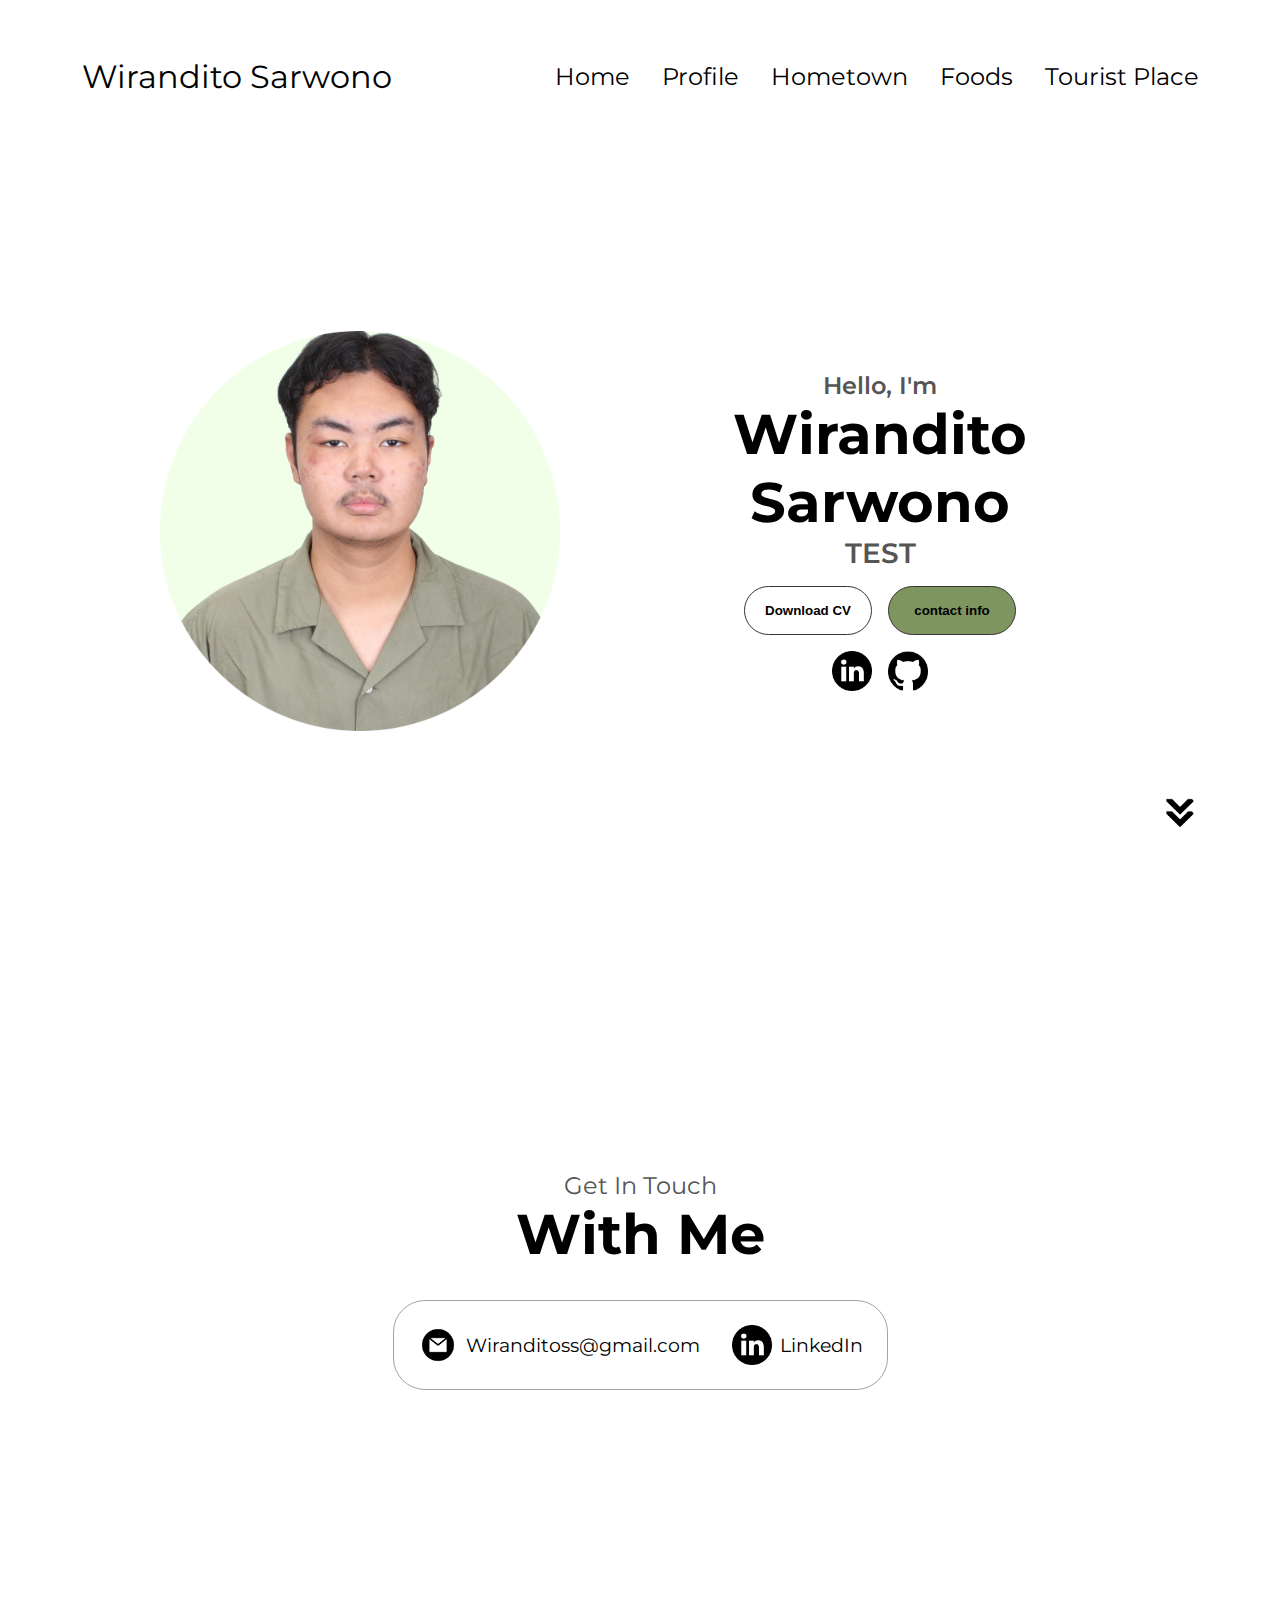
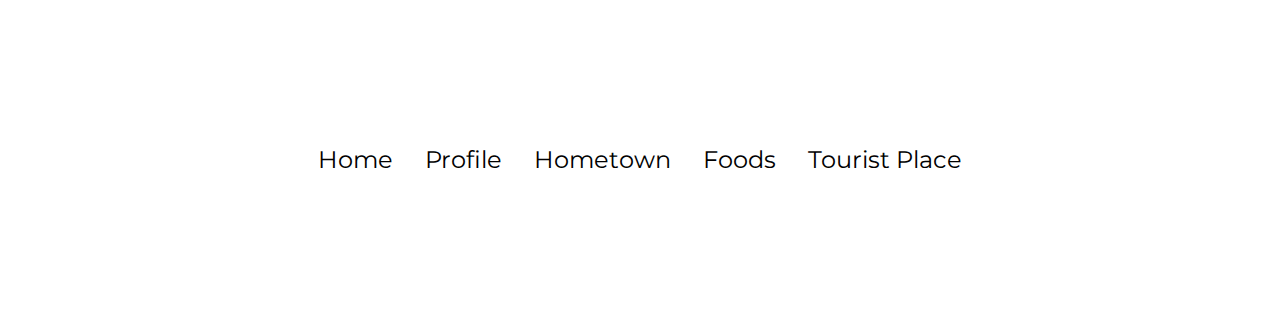
<file: index.html>
<!DOCTYPE html>
<html lang="en">
  <head>
    <meta charset="UTF-8" />
    <meta name="viewport" content="width=device-width, initial-scale=1.0" />
    <title>Wirandito Sarwono</title>
    <link rel="stylesheet" href="style.css" />
    <link rel="stylesheet" href="mediaqueries.css" />
  </head>
  <body>
    <nav id="desktop-nav">
      <div class="logo">Wirandito Sarwono</div>
      <div>
        <ul class="nav-links">
          <li><a href="index">Home</a></li>
          <li><a href="profile">Profile</a></li>
          <li><a href="hometown">Hometown</a></li>
          <li><a href="food">Foods</a></li>
          <li><a href="tourist">Tourist Place</a></li>
        </ul>
      </div>
    </nav>

    <nav id="hamburger-nav">
      <div class="logo">Wirandito Sarwono</div>
      <div class="hamburger-menu">
        <div class="hamburger-icon" onclick="toggleMenu()">
          <span></span>
          <span></span>
          <span></span>
        </div>
        <div class="menu-links">
          <li><a href="/" onclick="toggleMenu()">Home</a></li>
          <li>
            <a href="profile" onclick="toggleMenu()">Profile</a>
          </li>
          <li>
            <a href="hometown" onclick="toggleMenu()">Hometown</a>
          </li>
          <li><a href="food" onclick="toggleMenu()">Food</a></li>
          <li>
            <a href="tourist" onclick="toggleMenu()">Tourist Places</a>
          </li>
        </div>
      </div>
    </nav>

    <section id="profile">
      <div class="section__pic-container">
        <img src="./assets/ditopng.png" alt="WS PP" />
      </div>
      <div class="section__text">
        <p class="section__text__p1">Hello, I'm</p>
        <h1 class="title">Wirandito Sarwono</h1>
        <p class="section__text__p2">TEST</p>
        <div class="btn-container">
          <button
            class="btn btn-color-2"
            onclick="window.open('/assets/WiranditoCV.pdf')"
          >
            Download CV
          </button>
          <button class="btn btn-color-1" onclick="location.href='./#contact'">
            contact info
          </button>
        </div>
        <div id="socials-container">
          <img
            src="./assets/linkedin.png"
            alt="LinkedIn"
            class="icon"
            onclick="location.href='https://www.linkedin.com/in/wiranditos/'"
          />
          <img
            src="./assets/github.png"
            alt="GitHub"
            class="icon"
            onclick="location.href='https://github.com/DitoNewJeans'"
          />
        </div>
      </div>
      <img
        src="./assets/arrow.png"
        alt="Arrow icon"
        class="icon arrow"
        onclick="location.href='./#contact'"
      />
    </section>
    <section id="contact">
      <p class="section__text__p1">Get In Touch</p>
      <h1 class="title">With Me</h1>
      <div class="contact-info-upper-container">
        <div class="contact-info-container">
          <img
            src="assets/email.png"
            alt="Email icon"
            class="icon contact-icon email-icon"
          />
          <p>
            <a href="mailto:wiranditoss@gmail.com">Wiranditoss@gmail.com</a>
          </p>
        </div>
        <div class="contact-info-container">
          <img
            src="assets/linkedin.png"
            alt="Linkedin Icon"
            class="icon contact-icon"
          />
          <p><a href="https://www.linkedin.com/in/wiranditos/">LinkedIn</a></p>
        </div>
      </div>
    </section>

    <footer>
      <nav>
        <div class="nav-links-container">
          <ul class="nav-links">
            <li><a href="index">Home</a></li>
            <li><a href="profile">Profile</a></li>
            <li><a href="hometown">Hometown</a></li>
            <li><a href="food">Foods</a></li>
            <li><a href="tourist">Tourist Place</a></li>
          </ul>
        </div>
      </nav>
      <p></p>
    </footer>
    <script src="script.js"></script>
  </body>
</html>
</file>
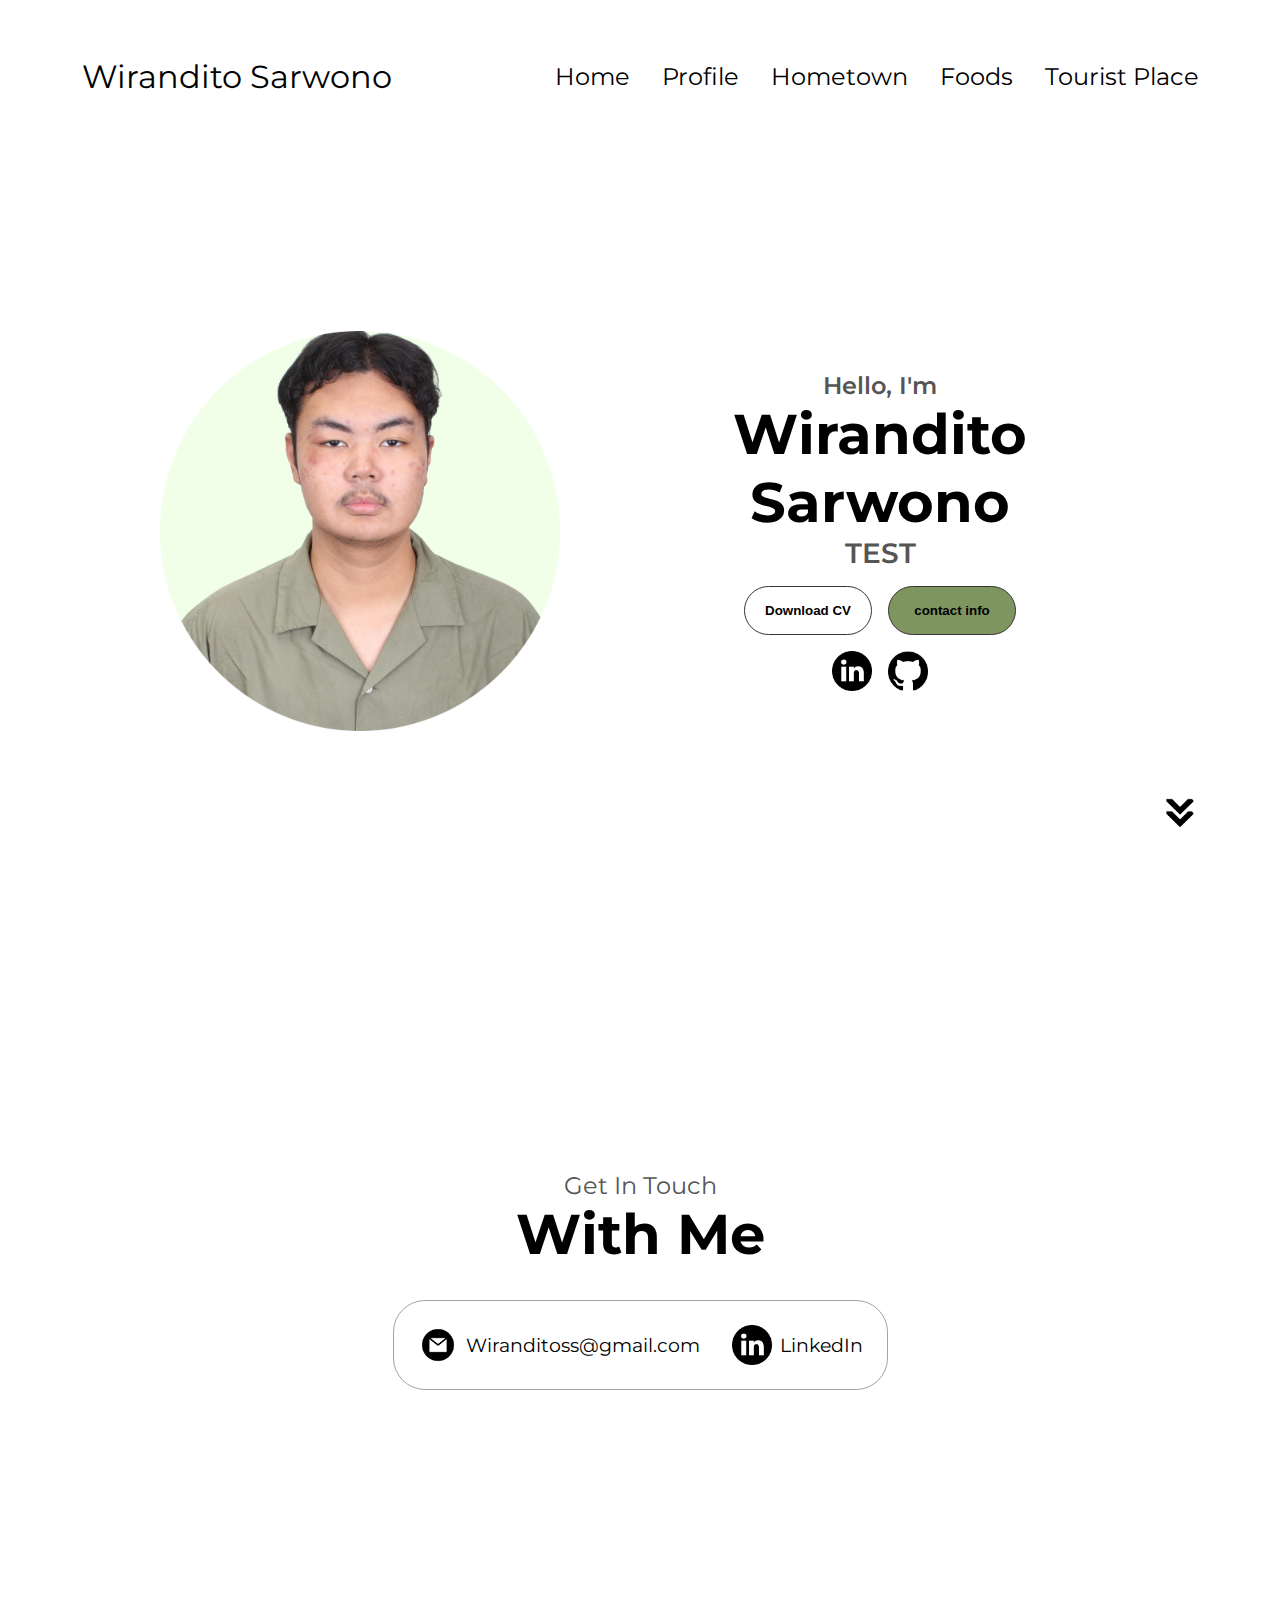
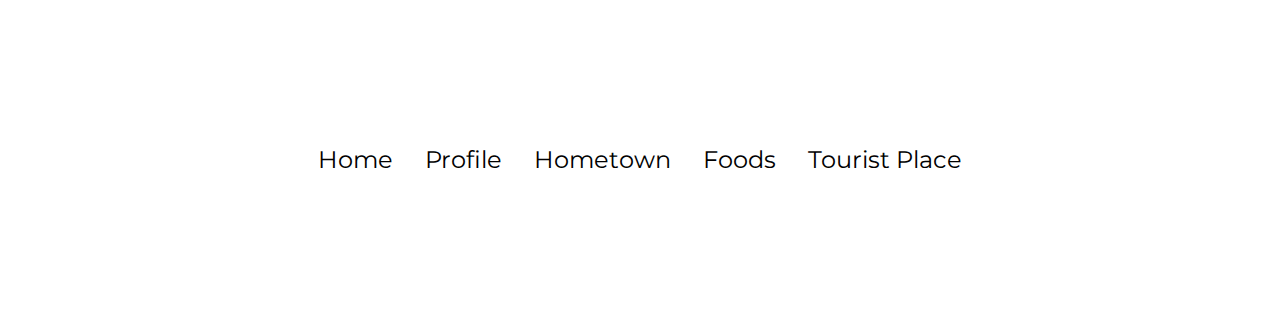
<file: quiz1/index.html>
<!DOCTYPE html>
<html lang="en">
  <head>
    <meta charset="UTF-8" />
    <meta name="viewport" content="width=device-width, initial-scale=1.0" />
    <title>TEST</title>
    <link rel="stylesheet" href="/style.css" />
    <link rel="stylesheet" href="/mediaqueries.css" />
  </head>
  <body>
    <nav id="desktop-nav">
      <div class="logo">Wirandito Sarwono</div>
      <div>
        <ul class="nav-links">
          <li><a href="/">Home</a></li>
          <li><a href="/quiz1/profile.html">Profile</a></li>
          <li><a href="/quiz1/hometown.html">Hometown</a></li>
          <li><a href="/quiz1/food.html">Foods</a></li>
          <li><a href="/quiz1/places.html">Tourist Place</a></li>
        </ul>
      </div>
    </nav>

    <nav id="hamburger-nav">
      <div class="logo">Wirandito Sarwono</div>
      <div class="hamburger-menu">
        <div class="hamburger-icon" onclick="toggleMenu()">
          <span></span>
          <span></span>
          <span></span>
        </div>
        <div class="menu-links">
          <li><a href="/" onclick="toggleMenu()">Home</a></li>
          <li>
            <a href="profile.html" onclick="toggleMenu()">Profile</a>
          </li>
          <li>
            <a href="./quiz1/hometown.html" onclick="toggleMenu()">Hometown</a>
          </li>
          <li><a href="./quiz1/food.html" onclick="toggleMenu()">Food</a></li>
          <li>
            <a href="./quiz1/places.html" onclick="toggleMenu()"
              >Tourist Places</a
            >
          </li>
        </div>
      </div>
    </nav>

    <section id="profile">
      <div class="section__pic-container">
        <img src="/assets/ditopng.png" alt="WS PP" />
      </div>
      <div class="section__text">
        <p class="section__text__p1">Hello, I'm</p>
        <h1 class="title">Wirandito Sarwono</h1>
        <p class="section__text__p2">TEST</p>
        <div class="btn-container">
          <button
            class="btn btn-color-2"
            onclick="window.open('/assets/WiranditoCV.pdf')"
          >
            Download CV
          </button>
          <button class="btn btn-color-1" onclick="location.href='./#contact'">
            contact info
          </button>
        </div>
        <div id="socials-container">
          <img
            src="/assets/linkedin.png"
            alt="LinkedIn"
            class="icon"
            onclick="location.href='https://www.linkedin.com/in/wiranditos/'"
          />
          <img
            src="/assets/github.png"
            alt="GitHub"
            class="icon"
            onclick="location.href='https://github.com/DitoNewJeans'"
          />
        </div>
      </div>
      <img
        src="/assets/arrow.png"
        alt="Arrow icon"
        class="icon arrow"
        onclick="location.href='./#contact'"
      />
    </section>
    <section id="contact">
      <p class="section__text__p1">Get In Touch</p>
      <h1 class="title">With Me</h1>
      <div class="contact-info-upper-container">
        <div class="contact-info-container">
          <img
            src="/assets/email.png"
            alt="Email icon"
            class="icon contact-icon email-icon"
          />
          <p>
            <a href="mailto:wiranditoss@gmail.com">Wiranditoss@gmail.com</a>
          </p>
        </div>
        <div class="contact-info-container">
          <img
            src="/assets/linkedin.png"
            alt="Linkedin Icon"
            class="icon contact-icon"
          />
          <p><a href="https://www.linkedin.com/in/wiranditos/">LinkedIn</a></p>
        </div>
      </div>
    </section>

    <footer>
      <nav>
        <div class="nav-links-container">
          <ul class="nav-links">
            <li><a href="./index.html">Home</a></li>
            <li><a href="./quiz1/profile.html">Profile</a></li>
            <li><a href="./quiz1/hometown.html">Hometown</a></li>
            <li><a href="./quiz1/food.html">Foods</a></li>
            <li><a href="./quiz1/places.html">Tourist Place</a></li>
          </ul>
        </div>
      </nav>
      <p></p>
    </footer>
    <script src="/script.js"></script>
  </body>
</html>
</file>
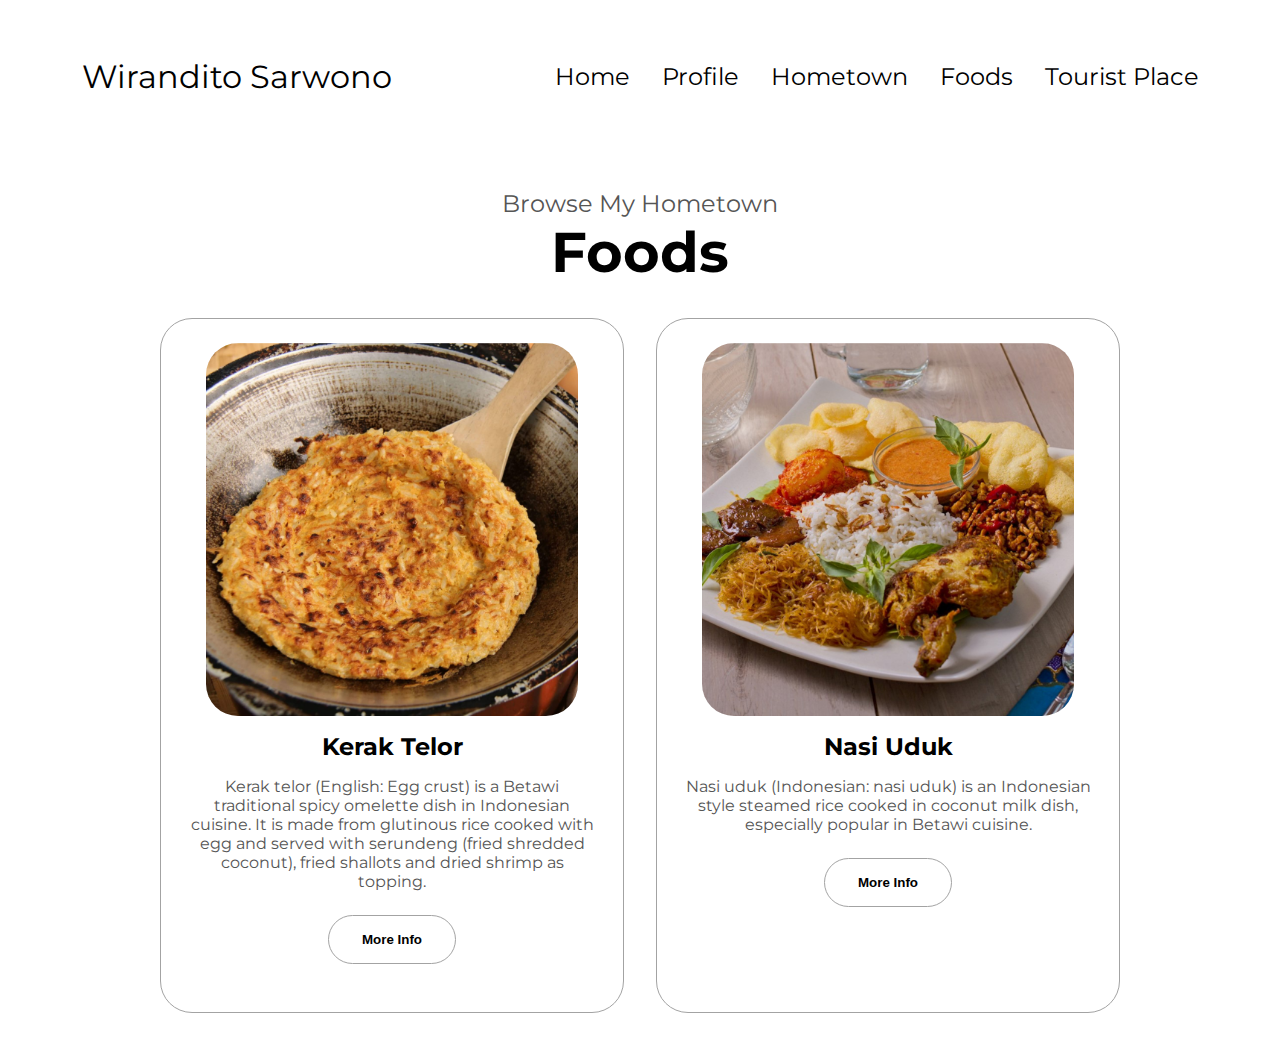
<file: food.html>
<!DOCTYPE html>
<html lang="en">
  <head>
    <meta charset="UTF-8" />
    <meta name="viewport" content="width=device-width, initial-scale=1.0" />
    <title>FOOD</title>
    <link rel="stylesheet" href="style.css" />
    <link rel="stylesheet" href="mediaqueries.css" />
  </head>
  <body>
    <nav id="desktop-nav">
      <div class="logo">Wirandito Sarwono</div>
      <div>
        <ul class="nav-links">
          <li><a href="index">Home</a></li>
          <li><a href="profile">Profile</a></li>
          <li><a href="hometown">Hometown</a></li>
          <li><a href="food">Foods</a></li>
          <li><a href="tourist">Tourist Place</a></li>
        </ul>
      </div>
    </nav>
    <nav id="hamburger-nav">
      <div class="logo">Wirandito Sarwono</div>
      <div class="hamburger-menu">
        <div class="hamburger-icon" onclick="toggleMenu()">
          <span></span>
          <span></span>
          <span></span>
        </div>
        <div class="menu-links">
          <li><a href="index" onclick="toggleMenu()">Home</a></li>
          <li>
            <a href="profile" onclick="toggleMenu()">Profile</a>
          </li>
          <li>
            <a href="hometown" onclick="toggleMenu()">Hometown</a>
          </li>
          <li><a href="food" onclick="toggleMenu()">Food</a></li>
          <li>
            <a href="tourist" onclick="toggleMenu()">Tourist Places</a>
          </li>
        </div>
      </div>
    </nav>
    <section id="food">
      <p class="section__text__p1">Browse My Hometown</p>
      <h1 class="title">Foods</h1>
      <div class="hometown-details-container">
        <div class="about-containers">
          <div class="details-container color-container">
            <div class="article-container">
              <img src="./assets/food1.png" alt="food1" class="food-img" />
            </div>
            <h2 class="hometown-sub-title food-title">Kerak Telor</h2>
            <p>
              Kerak telor (English: Egg crust) is a Betawi traditional spicy
              omelette dish in Indonesian cuisine. It is made from glutinous
              rice cooked with egg and served with serundeng (fried shredded
              coconut), fried shallots and dried shrimp as topping.
            </p>
            <div class="btn-container">
              <button
                class="btn btn-color-2 food-btn"
                onclick="location.href='https://www.tasteatlas.com/kerak-telor'"
              >
                More Info
              </button>
            </div>
          </div>
          <div class="details-container color-container">
            <div class="article-container">
              <img src="./assets/food2.png" alt="food2" class="food-img" />
            </div>
            <h2 class="hometown-sub-title food-title">Nasi Uduk</h2>
            <p>
              Nasi uduk (Indonesian: nasi uduk) is an Indonesian style steamed
              rice cooked in coconut milk dish, especially popular in Betawi
              cuisine.
            </p>
            <div class="btn-container">
              <button
                class="btn btn-color-2 food-btn"
                onclick="location.href='https://www.tasteatlas.com/nasi-uduk'"
              >
                More Info
              </button>
            </div>
          </div>
        </div>
      </div>
    </section>
    
    <script src="script.js"></script>
  </body>
</html>
</file>
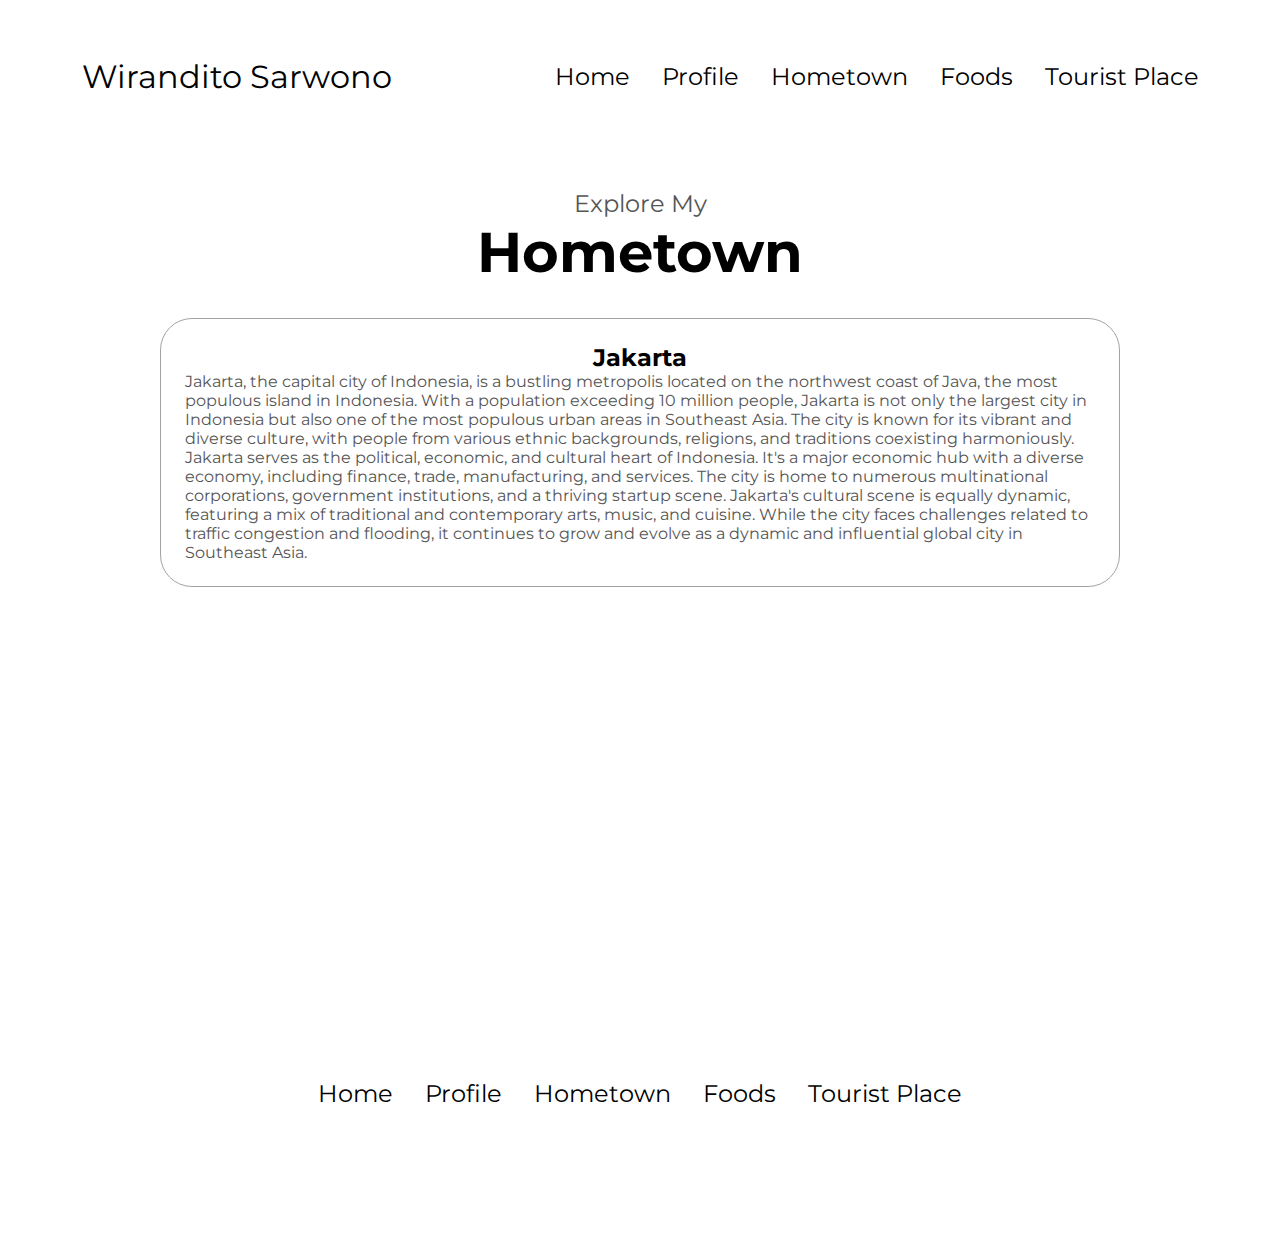
<file: hometown.html>
<!DOCTYPE html>
<html lang="en">
  <head>
    <meta charset="UTF-8" />
    <meta name="viewport" content="width=device-width, initial-scale=1.0" />
    <title>HOMETOWN</title>
    <link rel="stylesheet" href="style.css" />
    <link rel="stylesheet" href="mediaqueries.css" />
  </head>
  <body>
    <nav id="desktop-nav">
      <div class="logo">Wirandito Sarwono</div>
      <div>
        <ul class="nav-links">
          <li><a href="index">Home</a></li>
          <li><a href="profile">Profile</a></li>
          <li><a href="hometown">Hometown</a></li>
          <li><a href="food">Foods</a></li>
          <li><a href="tourist">Tourist Place</a></li>
        </ul>
      </div>
    </nav>
    <nav id="hamburger-nav">
      <div class="logo">Wirandito Sarwono</div>
      <div class="hamburger-menu">
        <div class="hamburger-icon" onclick="toggleMenu()">
          <span></span>
          <span></span>
          <span></span>
        </div>
        <div class="menu-links">
          <li><a href="index" onclick="toggleMenu()">Home</a></li>
          <li>
            <a href="profile" onclick="toggleMenu()">Profile</a>
          </li>
          <li>
            <a href="hometown" onclick="toggleMenu()">Hometown</a>
          </li>
          <li><a href="food" onclick="toggleMenu()">Food</a></li>
          <li>
            <a href="tourist" onclick="toggleMenu()">Tourist Places</a>
          </li>
        </div>
      </div>
    </nav>
    <section id="hometown">
      <p class="section__text__p1">Explore My</p>
      <h1 class="title">Hometown</h1>
      <div class="hometown-details-container">
        <div class="about-containers">
          <div class="details-container">
            <h2 class="hometown-sub-title">Jakarta</h2>
            <div class="article-container">
              <article>
                <div>
                  <p>
                    Jakarta, the capital city of Indonesia, is a bustling
                    metropolis located on the northwest coast of Java, the most
                    populous island in Indonesia. With a population exceeding 10
                    million people, Jakarta is not only the largest city in
                    Indonesia but also one of the most populous urban areas in
                    Southeast Asia. The city is known for its vibrant and
                    diverse culture, with people from various ethnic
                    backgrounds, religions, and traditions coexisting
                    harmoniously. Jakarta serves as the political, economic, and
                    cultural heart of Indonesia. It's a major economic hub with
                    a diverse economy, including finance, trade, manufacturing,
                    and services. The city is home to numerous multinational
                    corporations, government institutions, and a thriving
                    startup scene. Jakarta's cultural scene is equally dynamic,
                    featuring a mix of traditional and contemporary arts, music,
                    and cuisine. While the city faces challenges related to
                    traffic congestion and flooding, it continues to grow and
                    evolve as a dynamic and influential global city in Southeast
                    Asia.
                  </p>
                </div>
              </article>
            </div>
          </div>
        </div>
      </div>
    </section>
    <footer>
      <nav>
        <div class="nav-links-container">
          <ul class="nav-links">
            <li><a href="index">Home</a></li>
            <li><a href="profile">Profile</a></li>
            <li><a href="hometown">Hometown</a></li>
            <li><a href="food">Foods</a></li>
            <li><a href="tourist">Tourist Place</a></li>
          </ul>
        </div>
      </nav>
      <p></p>
    </footer>
    <script src="script.js"></script>
  </body>
</html>
</file>
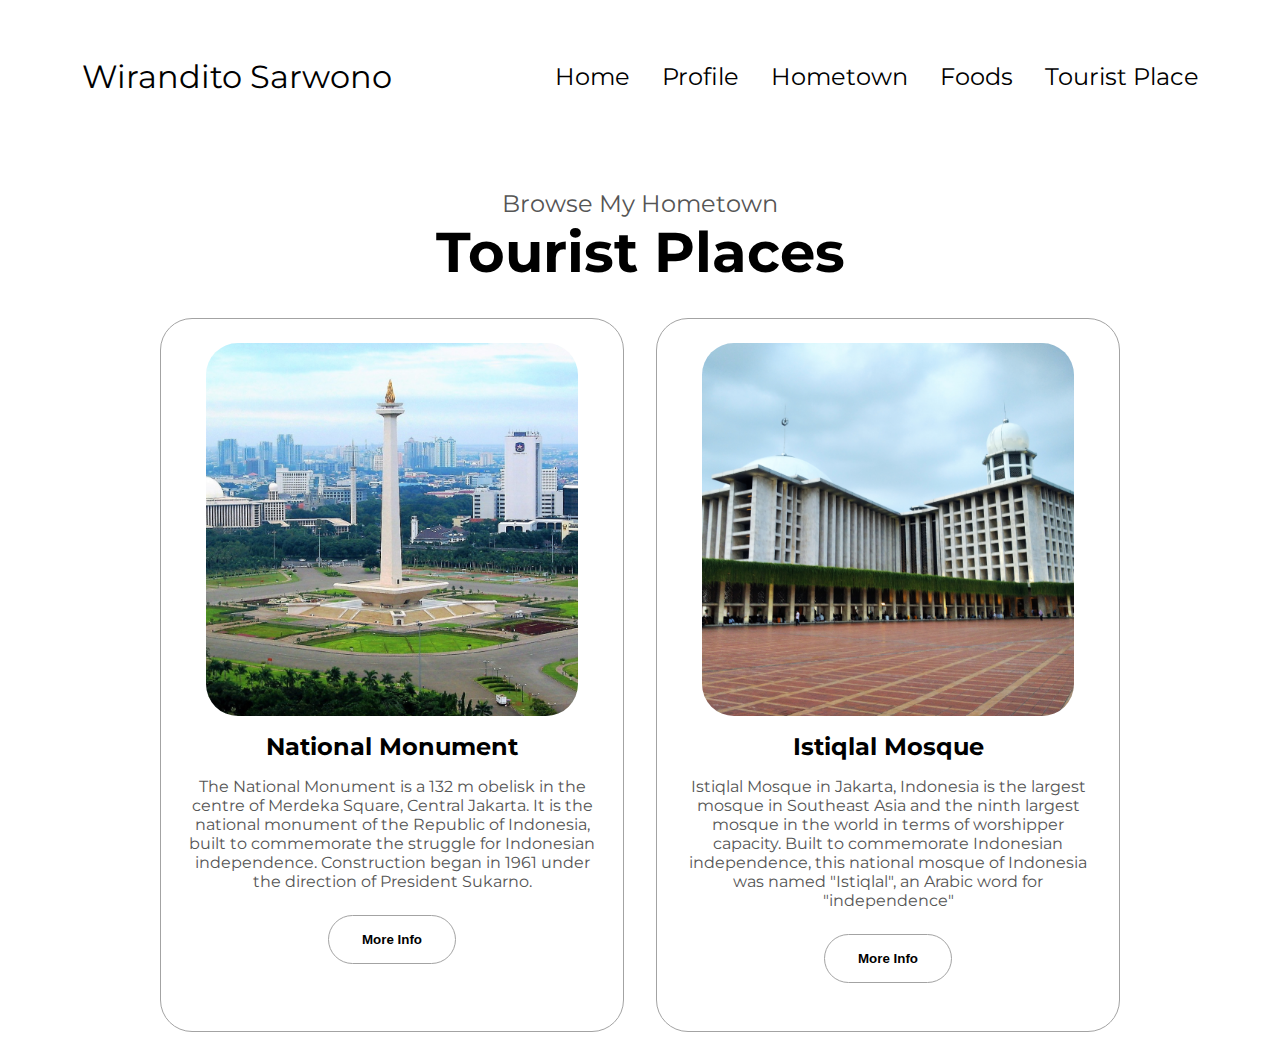
<file: places.html>
<!DOCTYPE html>
<html lang="en">
  <head>
    <meta charset="UTF-8" />
    <meta name="viewport" content="width=device-width, initial-scale=1.0" />
    <title>PROFILE</title>
    <link rel="stylesheet" href="style.css" />
    <link rel="stylesheet" href="mediaqueries.css" />
  </head>
  <body>
    <nav id="desktop-nav">
      <div class="logo">Wirandito Sarwono</div>
      <div>
        <ul class="nav-links">
          <li><a href="index">Home</a></li>
          <li><a href="profile">Profile</a></li>
          <li><a href="hometown">Hometown</a></li>
          <li><a href="food">Foods</a></li>
          <li><a href="places">Tourist Place</a></li>
        </ul>
      </div>
    </nav>
    <nav id="hamburger-nav">
      <div class="logo">Wirandito Sarwono</div>
      <div class="hamburger-menu">
        <div class="hamburger-icon" onclick="toggleMenu()">
          <span></span>
          <span></span>
          <span></span>
        </div>
        <div class="menu-links">
          <li><a href="/index.html" onclick="toggleMenu()">Home</a></li>
          <li>
            <a href="../quiz1/profile.html" onclick="toggleMenu()">Profile</a>
          </li>
          <li>
            <a href="../quiz1/hometown.html" onclick="toggleMenu()">Hometown</a>
          </li>
          <li>
            <a href="../quiz1/hometown.html" onclick="toggleMenu()">Food</a>
          </li>
          <li>
            <a href="../quiz1/places.html" onclick="toggleMenu()"
              >Tourist Places</a
            >
          </li>
        </div>
      </div>
    </nav>
    <section id="food">
      <p class="section__text__p1">Browse My Hometown</p>
      <h1 class="title">Tourist Places</h1>
      <div class="hometown-details-container">
        <div class="about-containers">
          <div class="details-container color-container">
            <div class="article-container">
              <img src="./assets/monas.png" alt="food1" class="food-img" />
            </div>
            <h2 class="hometown-sub-title food-title">National Monument</h2>
            <p>
              The National Monument is a 132 m obelisk in the centre of Merdeka
              Square, Central Jakarta. It is the national monument of the
              Republic of Indonesia, built to commemorate the struggle for
              Indonesian independence. Construction began in 1961 under the
              direction of President Sukarno.
            </p>
            <div class="btn-container">
              <button
                class="btn btn-color-2 food-btn"
                onclick="location.href='https://en.wikipedia.org/wiki/National_Monument_(Indonesia)'"
              >
                More Info
              </button>
            </div>
          </div>
          <div class="details-container color-container">
            <div class="article-container">
              <img src="./assets/istiqlal.png" alt="food2" class="food-img" />
            </div>
            <h2 class="hometown-sub-title food-title">Istiqlal Mosque</h2>
            <p>
              Istiqlal Mosque in Jakarta, Indonesia is the largest mosque in
              Southeast Asia and the ninth largest mosque in the world in terms
              of worshipper capacity. Built to commemorate Indonesian
              independence, this national mosque of Indonesia was named
              "Istiqlal", an Arabic word for "independence"
            </p>
            <div class="btn-container">
              <button
                class="btn btn-color-2 food-btn"
                onclick="location.href='https://eng.istiqlal.or.id/'"
              >
                More Info
              </button>
            </div>
          </div>
        </div>
      </div>
    </section>
    <script src="script.js"></script>
  </body>
</html>
</file>
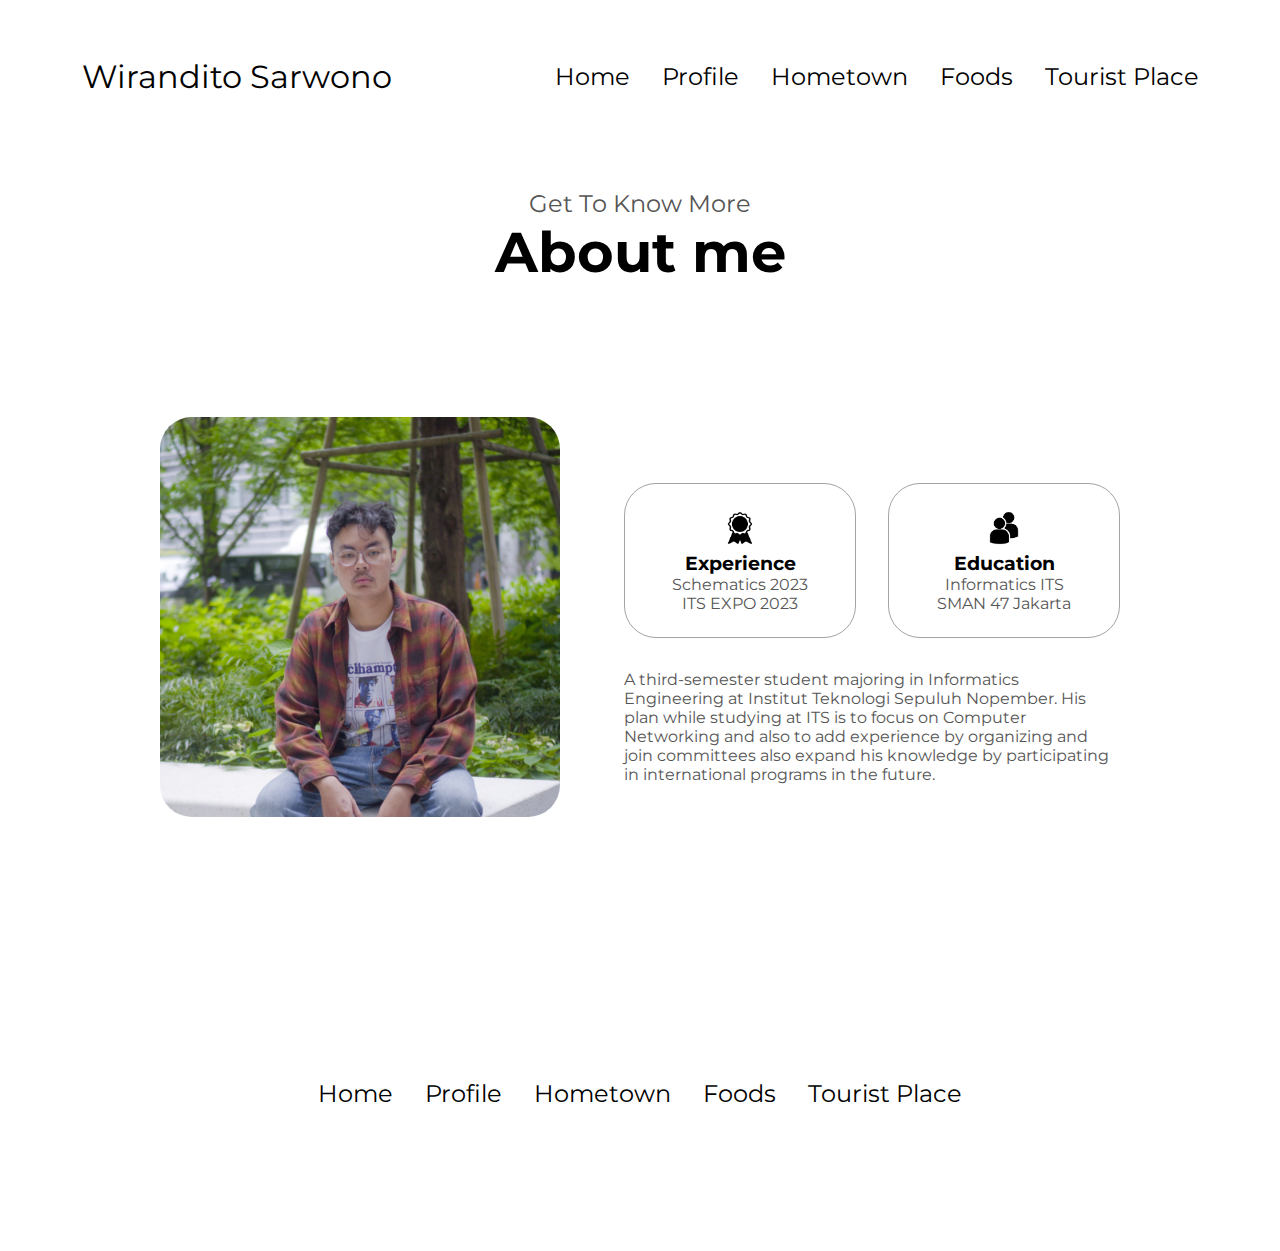
<file: profile.html>
<!DOCTYPE html>
<html lang="en">
  <head>
    <meta charset="UTF-8" />
    <meta name="viewport" content="width=device-width, initial-scale=1.0" />
    <title>PROFILE</title>
    <link rel="stylesheet" href="style.css" />
    <link rel="stylesheet" href="mediaqueries.css" />
  </head>
  <body>
    <nav id="desktop-nav">
      <div class="logo">Wirandito Sarwono</div>
      <div>
        <ul class="nav-links">
          <li><a href="index">Home</a></li>
          <li><a href="profile">Profile</a></li>
          <li><a href="hometown">Hometown</a></li>
          <li><a href="food">Foods</a></li>
          <li><a href="tourist">Tourist Place</a></li>
        </ul>
      </div>
    </nav>
    <nav id="hamburger-nav">
      <div class="logo">Wirandito Sarwono</div>
      <div class="hamburger-menu">
        <div class="hamburger-icon" onclick="toggleMenu()">
          <span></span>
          <span></span>
          <span></span>
        </div>
        <div class="menu-links">
          <li><a href="index" onclick="toggleMenu()">Home</a></li>
          <li>
            <a href="profile" onclick="toggleMenu()">Profile</a>
          </li>
          <li>
            <a href="hometown" onclick="toggleMenu()">Hometown</a>
          </li>
          <li><a href="food" onclick="toggleMenu()">Food</a></li>
          <li>
            <a href="tourist" onclick="toggleMenu()">Tourist Places</a>
          </li>
        </div>
      </div>
    </nav>
    <section id="about">
      <p class="section__text__p1">Get To Know More</p>
      <h1 class="title">About me</h1>
      <div class="section-container">
        <div class="section__pic-container">
          <img src="assets/ditofoto.png" alt="profpic" class="about-pic" />
        </div>
        <div class="about-details-container">
          <div class="about-containers">
            <div class="details-container">
              <img
                src="assets/experience.png"
                alt="experienceicon"
                class="icon"
              />
              <h3>Experience</h3>
              <p>Schematics 2023 <br />ITS EXPO 2023</p>
            </div>
            <div class="details-container">
              <img src="assets/education.png" alt="education" class="icon" />
              <h3>Education</h3>
              <p>Informatics ITS <br />SMAN 47 Jakarta</p>
            </div>
          </div>
          <div class="text-container">
            <p>
              A third-semester student majoring in Informatics Engineering at
              Institut Teknologi Sepuluh Nopember. His plan while studying at
              ITS is to focus on Computer Networking and also to add experience
              by organizing and join committees also expand his knowledge by
              participating in international programs in the future.
            </p>
          </div>
        </div>
      </div>
    </section>

    <footer>
      <nav>
        <div class="nav-links-container">
          <ul class="nav-links">
            <li><a href="index">Home</a></li>
            <li><a href="profile">Profile</a></li>
            <li><a href="hometown">Hometown</a></li>
            <li><a href="food">Foods</a></li>
            <li><a href="tourist">Tourist Place</a></li>
          </ul>
        </div>
      </nav>
      <p></p>
    </footer>
    <script src="script.js"></script>
  </body>
</html>
</file>
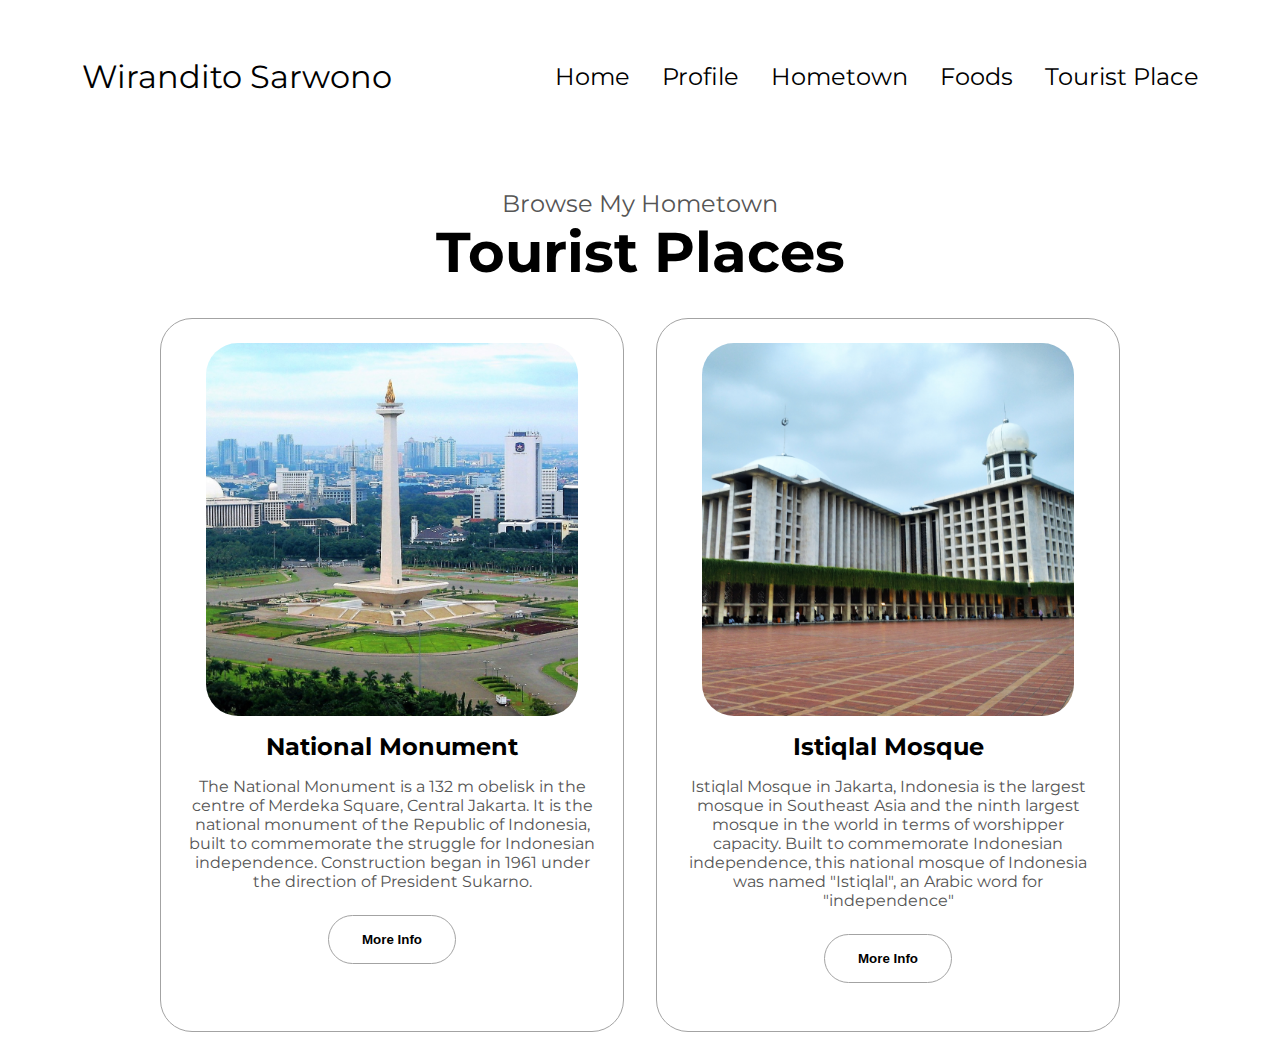
<file: tourist.html>
<!DOCTYPE html>
<html lang="en">
  <head>
    <meta charset="UTF-8" />
    <meta name="viewport" content="width=device-width, initial-scale=1.0" />
    <title>TOURIST PLACES</title>
    <link rel="stylesheet" href="style.css" />
    <link rel="stylesheet" href="mediaqueries.css" />
  </head>
  <body>
    <nav id="desktop-nav">
      <div class="logo">Wirandito Sarwono</div>
      <div>
        <ul class="nav-links">
          <li><a href="index">Home</a></li>
          <li><a href="profile">Profile</a></li>
          <li><a href="hometown">Hometown</a></li>
          <li><a href="food">Foods</a></li>
          <li><a href="tourist">Tourist Place</a></li>
        </ul>
      </div>
    </nav>
    <nav id="hamburger-nav">
      <div class="logo">Wirandito Sarwono</div>
      <div class="hamburger-menu">
        <div class="hamburger-icon" onclick="toggleMenu()">
          <span></span>
          <span></span>
          <span></span>
        </div>
        <div class="menu-links">
          <li><a href="index" onclick="toggleMenu()">Home</a></li>
          <li>
            <a href="profile" onclick="toggleMenu()">Profile</a>
          </li>
          <li>
            <a href="hometown" onclick="toggleMenu()">Hometown</a>
          </li>
          <li><a href="food" onclick="toggleMenu()">Food</a></li>
          <li>
            <a href="tourist" onclick="toggleMenu()">Tourist Places</a>
          </li>
        </div>
      </div>
    </nav>
    <section id="food">
      <p class="section__text__p1">Browse My Hometown</p>
      <h1 class="title">Tourist Places</h1>
      <div class="hometown-details-container">
        <div class="about-containers">
          <div class="details-container color-container">
            <div class="article-container">
              <img src="assets/monas.png" alt="food1" class="food-img" />
            </div>
            <h2 class="hometown-sub-title food-title">National Monument</h2>
            <p>
              The National Monument is a 132 m obelisk in the centre of Merdeka
              Square, Central Jakarta. It is the national monument of the
              Republic of Indonesia, built to commemorate the struggle for
              Indonesian independence. Construction began in 1961 under the
              direction of President Sukarno.
            </p>
            <div class="btn-container">
              <button
                class="btn btn-color-2 food-btn"
                onclick="location.href='https://en.wikipedia.org/wiki/National_Monument_(Indonesia)'"
              >
                More Info
              </button>
            </div>
          </div>
          <div class="details-container color-container">
            <div class="article-container">
              <img src="assets/istiqlal.png" alt="food2" class="food-img" />
            </div>
            <h2 class="hometown-sub-title food-title">Istiqlal Mosque</h2>
            <p>
              Istiqlal Mosque in Jakarta, Indonesia is the largest mosque in
              Southeast Asia and the ninth largest mosque in the world in terms
              of worshipper capacity. Built to commemorate Indonesian
              independence, this national mosque of Indonesia was named
              "Istiqlal", an Arabic word for "independence"
            </p>
            <div class="btn-container">
              <button
                class="btn btn-color-2 food-btn"
                onclick="location.href='https://eng.istiqlal.or.id/'"
              >
                More Info
              </button>
            </div>
          </div>
        </div>
      </div>
    </section>
    <script src="script.js"></script>
  </body>
</html>
</file>
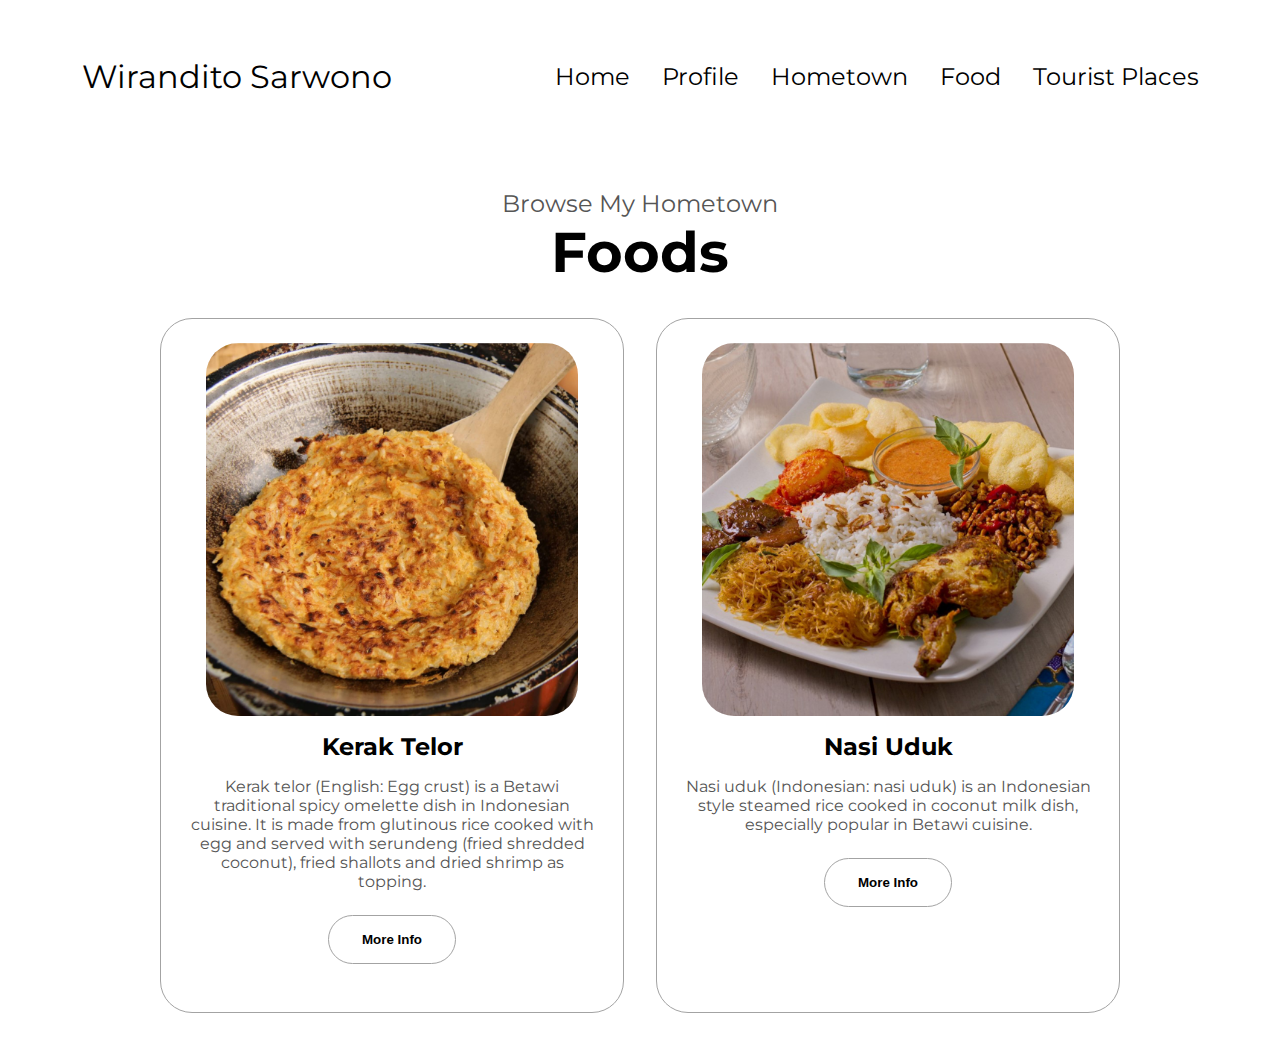
<file: quiz1/food.html>
<!DOCTYPE html>
<html lang="en">
  <head>
    <meta charset="UTF-8" />
    <meta name="viewport" content="width=device-width, initial-scale=1.0" />
    <title>PROFILE</title>
    <link rel="stylesheet" href="/style.css" />
    <link rel="stylesheet" href="/mediaqueries.css" />
  </head>
  <body>
    <nav id="desktop-nav">
      <div class="logo">Wirandito Sarwono</div>
      <div>
        <ul class="nav-links">
          <li><a href="/index" onclick="toggleMenu()">Home</a></li>
          <li>
            <a href="/quiz1/profile" onclick="toggleMenu()">Profile</a>
          </li>
          <li>
            <a href="/quiz1/hometown" onclick="toggleMenu()">Hometown</a>
          </li>
          <li>
            <a href="./food" onclick="toggleMenu()">Food</a>
          </li>
          <li>
            <a href="/quiz1/places" onclick="toggleMenu()">Tourist Places</a>
          </li>
        </ul>
      </div>
    </nav>
    <nav id="hamburger-nav">
      <div class="logo">Wirandito Sarwono</div>
      <div class="hamburger-menu">
        <div class="hamburger-icon" onclick="toggleMenu()">
          <span></span>
          <span></span>
          <span></span>
        </div>
        <div class="menu-links">
          <li><a href="./profile.html" onclick="toggleMenu()">Profile</a></li>
          <li><a href="#experience" onclick="toggleMenu()">Experience</a></li>
          <li><a href="#project" onclick="toggleMenu()">Projects</a></li>
          <li><a href="#contact" onclick="toggleMenu()">Contacts</a></li>
        </div>
      </div>
    </nav>
    <section id="food">
      <p class="section__text__p1">Browse My Hometown</p>
      <h1 class="title">Foods</h1>
      <div class="hometown-details-container">
        <div class="about-containers">
          <div class="details-container color-container">
            <div class="article-container">
              <img src="/assets/food1.png" alt="food1" class="food-img" />
            </div>
            <h2 class="hometown-sub-title food-title">Kerak Telor</h2>
            <p>
              Kerak telor (English: Egg crust) is a Betawi traditional spicy
              omelette dish in Indonesian cuisine. It is made from glutinous
              rice cooked with egg and served with serundeng (fried shredded
              coconut), fried shallots and dried shrimp as topping.
            </p>
            <div class="btn-container">
              <button
                class="btn btn-color-2 food-btn"
                onclick="location.href='https://www.tasteatlas.com/kerak-telor'"
              >
                More Info
              </button>
            </div>
          </div>
          <div class="details-container color-container">
            <div class="article-container">
              <img src="/assets/food2.png" alt="food2" class="food-img" />
            </div>
            <h2 class="hometown-sub-title food-title">Nasi Uduk</h2>
            <p>
              Nasi uduk (Indonesian: nasi uduk) is an Indonesian style steamed
              rice cooked in coconut milk dish, especially popular in Betawi
              cuisine.
            </p>
            <div class="btn-container">
              <button
                class="btn btn-color-2 food-btn"
                onclick="location.href='https://www.tasteatlas.com/nasi-uduk'"
              >
                More Info
              </button>
            </div>
          </div>
        </div>
      </div>
    </section>
    <script src="/script.js"></script>
  </body>
</html>
</file>
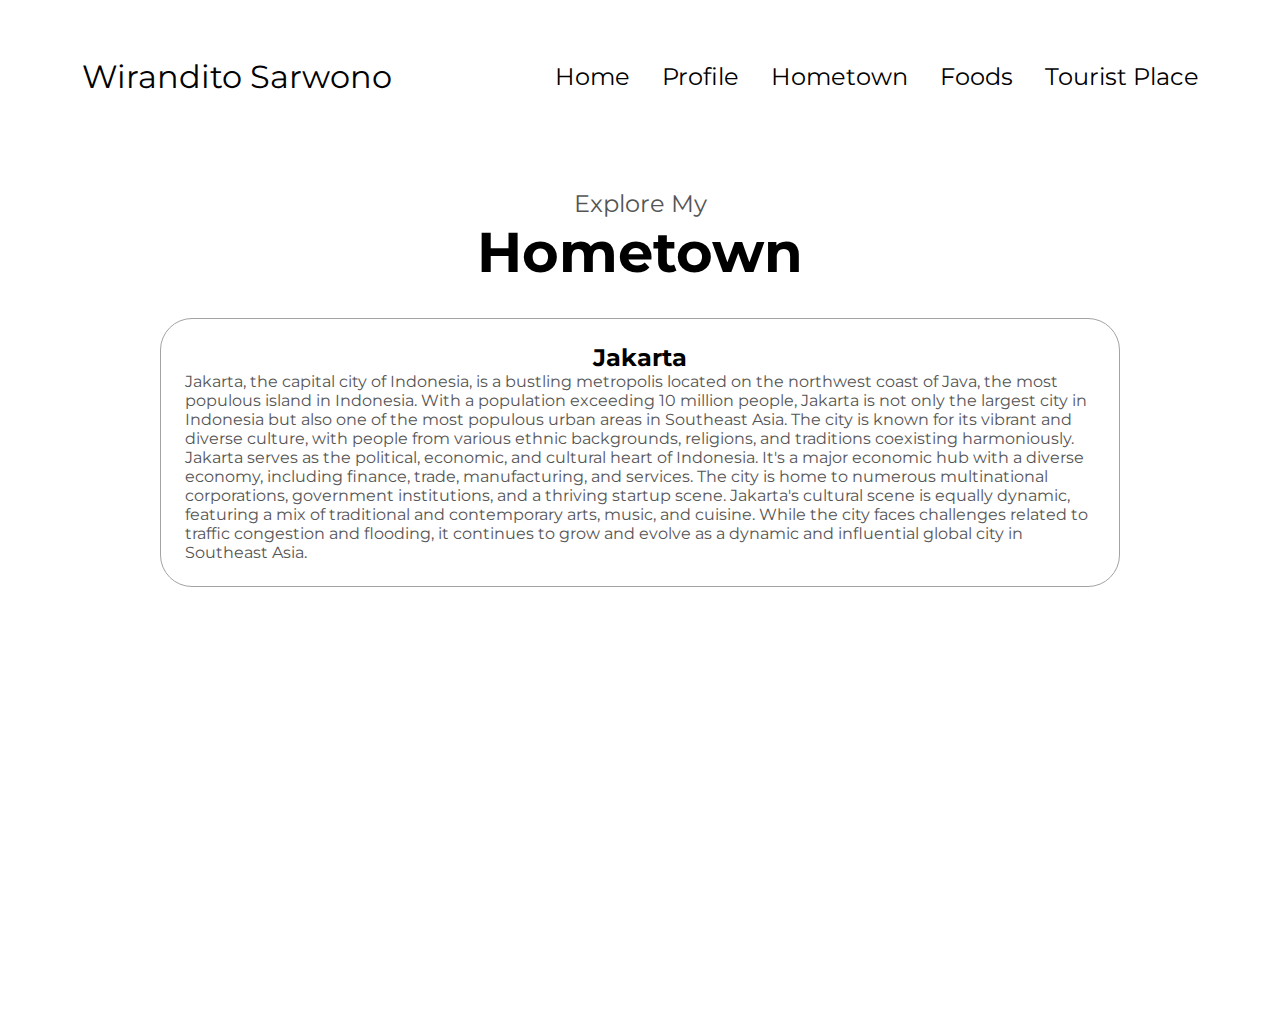
<file: quiz1/hometown.html>
<!DOCTYPE html>
<html lang="en">
  <head>
    <meta charset="UTF-8" />
    <meta name="viewport" content="width=device-width, initial-scale=1.0" />
    <title>PROFILE</title>
    <link rel="stylesheet" href="/style.css" />
    <link rel="stylesheet" href="/mediaqueries.css" />
  </head>
  <body>
    <nav id="desktop-nav">
      <div class="logo">Wirandito Sarwono</div>
      <div>
        <ul class="nav-links">
          <li><a href="/index.html">Home</a></li>
          <li><a href="./profile.html">Profile</a></li>
          <li><a href="./hometown.html">Hometown</a></li>
          <li><a href="./food.html">Foods</a></li>
          <li><a href="./places.html">Tourist Place</a></li>
        </ul>
      </div>
    </nav>
    <nav id="hamburger-nav">
      <div class="logo">Wirandito Sarwono</div>
      <div class="hamburger-menu">
        <div class="hamburger-icon" onclick="toggleMenu()">
          <span></span>
          <span></span>
          <span></span>
        </div>
        <div class="menu-links">
          <li><a href="/index.html" onclick="toggleMenu()">Home</a></li>
          <li>
            <a href="../quiz1/profile.html" onclick="toggleMenu()">Profile</a>
          </li>
          <li>
            <a href="../hometown.html" onclick="toggleMenu()">Hometown</a>
          </li>
          <li>
            <a href="../quiz1/hometown.html" onclick="toggleMenu()">Food</a>
          </li>
          <li>
            <a href="../quiz1/places.html" onclick="toggleMenu()"
              >Tourist Places</a
            >
          </li>
        </div>
      </div>
    </nav>
    <section id="hometown">
      <p class="section__text__p1">Explore My</p>
      <h1 class="title">Hometown</h1>
      <div class="hometown-details-container">
        <div class="about-containers">
          <div class="details-container">
            <h2 class="hometown-sub-title">Jakarta</h2>
            <div class="article-container">
              <article>
                <div>
                  <p>
                    Jakarta, the capital city of Indonesia, is a bustling
                    metropolis located on the northwest coast of Java, the most
                    populous island in Indonesia. With a population exceeding 10
                    million people, Jakarta is not only the largest city in
                    Indonesia but also one of the most populous urban areas in
                    Southeast Asia. The city is known for its vibrant and
                    diverse culture, with people from various ethnic
                    backgrounds, religions, and traditions coexisting
                    harmoniously. Jakarta serves as the political, economic, and
                    cultural heart of Indonesia. It's a major economic hub with
                    a diverse economy, including finance, trade, manufacturing,
                    and services. The city is home to numerous multinational
                    corporations, government institutions, and a thriving
                    startup scene. Jakarta's cultural scene is equally dynamic,
                    featuring a mix of traditional and contemporary arts, music,
                    and cuisine. While the city faces challenges related to
                    traffic congestion and flooding, it continues to grow and
                    evolve as a dynamic and influential global city in Southeast
                    Asia.
                  </p>
                </div>
              </article>
            </div>
          </div>
        </div>
      </div>
    </section>
    <script src="/script.js"></script>
  </body>
</html>
</file>
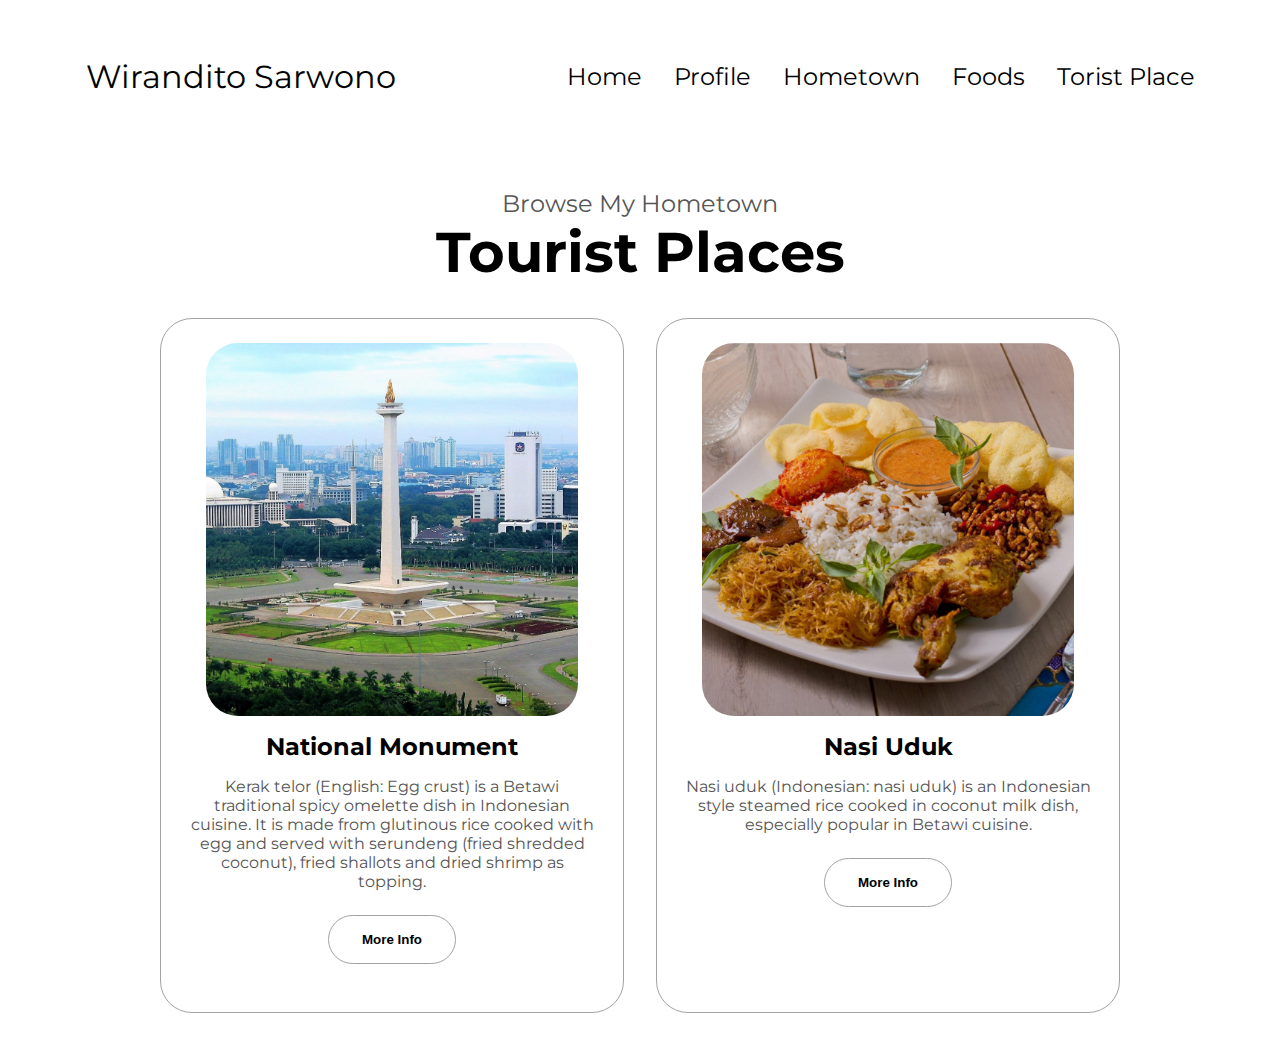
<file: quiz1/places.html>
<!DOCTYPE html>
<html lang="en">
  <head>
    <meta charset="UTF-8" />
    <meta name="viewport" content="width=device-width, initial-scale=1.0" />
    <title>PROFILE</title>
    <link rel="stylesheet" href="/style.css" />
    <link rel="stylesheet" href="/mediaqueries.css" />
  </head>
  <body>
    <nav id="desktop-nav">
      <div class="logo">Wirandito Sarwono</div>
      <div>
        <ul class="nav-links">
          <li><a href="/index.html">Home</a></li>
          <li><a href="./profile.html">Profile</a></li>
          <li><a href="./hometown.html">Hometown</a></li>
          <li><a href="./food.html">Foods</a></li>
          <li><a href="./places.html">Torist Place</a></li>
        </ul>
      </div>
    </nav>
    <nav id="hamburger-nav">
      <div class="logo">Wirandito Sarwono</div>
      <div class="hamburger-menu">
        <div class="hamburger-icon" onclick="toggleMenu()">
          <span></span>
          <span></span>
          <span></span>
        </div>
        <div class="menu-links">
          <li><a href="/index.html" onclick="toggleMenu()">Home</a></li>
          <li>
            <a href="../quiz1/profile.html" onclick="toggleMenu()">Profile</a>
          </li>
          <li>
            <a href="../quiz1/hometown.html" onclick="toggleMenu()">Hometown</a>
          </li>
          <li>
            <a href="../quiz1/hometown.html" onclick="toggleMenu()">Food</a>
          </li>
          <li>
            <a href="../quiz1/places.html" onclick="toggleMenu()"
              >Tourist Places</a
            >
          </li>
        </div>
      </div>
    </nav>
    <section id="food">
      <p class="section__text__p1">Browse My Hometown</p>
      <h1 class="title">Tourist Places</h1>
      <div class="hometown-details-container">
        <div class="about-containers">
          <div class="details-container color-container">
            <div class="article-container">
              <img src="/assets/monas.png" alt="food1" class="food-img" />
            </div>
            <h2 class="hometown-sub-title food-title">National Monument</h2>
            <p>
              Kerak telor (English: Egg crust) is a Betawi traditional spicy
              omelette dish in Indonesian cuisine. It is made from glutinous
              rice cooked with egg and served with serundeng (fried shredded
              coconut), fried shallots and dried shrimp as topping.
            </p>
            <div class="btn-container">
              <button
                class="btn btn-color-2 food-btn"
                onclick="location.href='https://www.tasteatlas.com/kerak-telor'"
              >
                More Info
              </button>
            </div>
          </div>
          <div class="details-container color-container">
            <div class="article-container">
              <img src="/assets/food2.png" alt="food2" class="food-img" />
            </div>
            <h2 class="hometown-sub-title food-title">Nasi Uduk</h2>
            <p>
              Nasi uduk (Indonesian: nasi uduk) is an Indonesian style steamed
              rice cooked in coconut milk dish, especially popular in Betawi
              cuisine.
            </p>
            <div class="btn-container">
              <button
                class="btn btn-color-2 food-btn"
                onclick="location.href='https://www.tasteatlas.com/nasi-uduk'"
              >
                More Info
              </button>
            </div>
          </div>
        </div>
      </div>
    </section>
    <script src="/script.js"></script>
  </body>
</html>
</file>
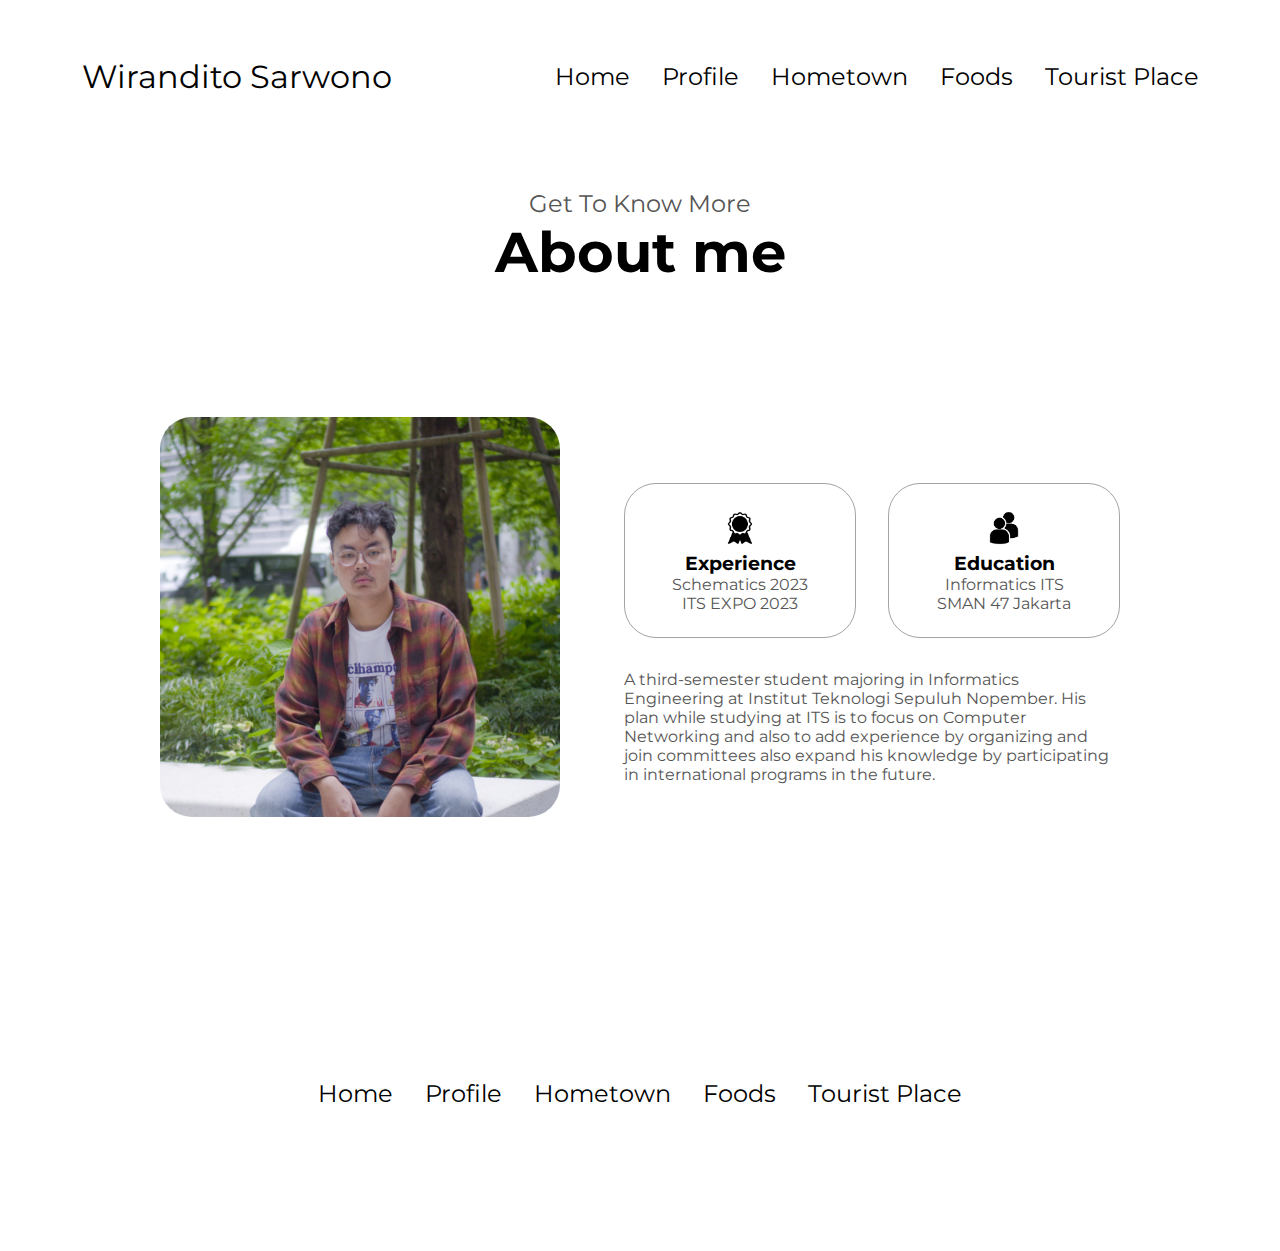
<file: quiz1/profile.html>
<!DOCTYPE html>
<html lang="en">
  <head>
    <meta charset="UTF-8" />
    <meta name="viewport" content="width=device-width, initial-scale=1.0" />
    <title>PROFILE</title>
    <link rel="stylesheet" href="/style.css" />
    <link rel="stylesheet" href="/mediaqueries.css" />
  </head>
  <body>
    <nav id="desktop-nav">
      <div class="logo">Wirandito Sarwono</div>
      <div>
        <ul class="nav-links">
          <li><a href="/index.html">Home</a></li>
          <li><a href="./profile.html">Profile</a></li>
          <li><a href="./hometown.html">Hometown</a></li>
          <li><a href="./food.html">Foods</a></li>
          <li><a href="./places.html">Tourist Place</a></li>
        </ul>
      </div>
    </nav>
    <nav id="hamburger-nav">
      <div class="logo">Wirandito Sarwono</div>
      <div class="hamburger-menu">
        <div class="hamburger-icon" onclick="toggleMenu()">
          <span></span>
          <span></span>
          <span></span>
        </div>
        <div class="menu-links">
          <li><a href="/index.html" onclick="toggleMenu()">Home</a></li>
          <li>
            <a href="../quiz1/profile.html" onclick="toggleMenu()">Profile</a>
          </li>
          <li>
            <a href="../quiz1/hometown.html" onclick="toggleMenu()">Hometown</a>
          </li>
          <li>
            <a href="../quiz1/food.html" onclick="toggleMenu(food.html)"
              >Food</a
            >
          </li>
          <li>
            <a href="../quiz1/places.html" onclick="toggleMenu()"
              >Tourist Places</a
            >
          </li>
        </div>
      </div>
    </nav>
    <section id="about">
      <p class="section__text__p1">Get To Know More</p>
      <h1 class="title">About me</h1>
      <div class="section-container">
        <div class="section__pic-container">
          <img src="/assets/ditofoto.png" alt="profpic" class="about-pic" />
        </div>
        <div class="about-details-container">
          <div class="about-containers">
            <div class="details-container">
              <img
                src="/assets/experience.png"
                alt="experienceicon"
                class="icon"
              />
              <h3>Experience</h3>
              <p>Schematics 2023 <br />ITS EXPO 2023</p>
            </div>
            <div class="details-container">
              <img src="/assets/education.png" alt="education" class="icon" />
              <h3>Education</h3>
              <p>Informatics ITS <br />SMAN 47 Jakarta</p>
            </div>
          </div>
          <div class="text-container">
            <p>
              A third-semester student majoring in Informatics Engineering at
              Institut Teknologi Sepuluh Nopember. His plan while studying at
              ITS is to focus on Computer Networking and also to add experience
              by organizing and join committees also expand his knowledge by
              participating in international programs in the future.
            </p>
          </div>
        </div>
      </div>
    </section>

    <footer>
      <nav>
        <div class="nav-links-container">
          <ul class="nav-links">
            <li><a href="/index.html">Home</a></li>
            <li><a href="./quiz1/profile.html">Profile</a></li>
            <li><a href="./quiz1/hometown.html">Hometown</a></li>
            <li><a href="./quiz1/food.html">Foods</a></li>
            <li><a href="./quiz1/places.html">Tourist Place</a></li>
          </ul>
        </div>
      </nav>
      <p></p>
    </footer>
    <script src="/script.js"></script>
  </body>
</html>
</file>
<file: style.css>
/* GENERAL */

@import url("https://fonts.googleapis.com/css2?family=Montserrat:ital,wght@0,300;0,400;0,500;1,600&display=swap");

* {
  margin: 0;
  padding: 0;
}

body {
  font-family: "Montserrat", sans-serif;
}

html {
  scroll-behavior: smooth;
}

p {
  color: rgb(85, 85, 85);
}

/* TRANSISI */

a,
.btn {
  transition: all 300ms ease;
}

/* NAV */
nav,
.nav-links {
  display: flex;
}

nav {
  justify-content: space-around;
  align-items: center;
  height: 17vh;
}

.nav-links {
  gap: 2rem;
  list-style: none;
  font-size: 1.5rem;
}

a {
  color: black;
  text-decoration: none;
  text-decoration-color: white;
}

a:hover {
  color: rgb(126, 149, 95);
  text-decoration: underline;
  text-underline-offset: 1rem;
  text-decoration-color: rgb(181, 181, 181);
}

.logo {
  font-size: 2rem;
}

.logo:hover {
  cursor: default;
}

/* BURGER */

#hamburger-nav {
  display: none;
}

.hamburger-menu {
  position: relative;
  display: inline-block;
}

.hamburger-icon {
  display: flex;
  flex-direction: column;
  justify-content: space-between;
  height: 24px;
  width: 30px;
  cursor: pointer;
}

.hamburger-icon span {
  width: 100%;
  height: 2px;
  background-color: black;
  transition: all 0.4 ease ease-in-out;
}

.menu-links {
  position: absolute;
  top: 100%;
  right: 0%;
  background-color: white;
  width: fit-content;
  max-height: 0;
  overflow: hidden;
  transition: all 0.4 ease-in-out;
}

.menu-links a {
  display: block;
  padding: 10px;
  text-align: center;
  font-size: 1.5rem;
  color: black;
  text-decoration: none;
  transition: all 0.4 ease-in-out;
}

.menu-links li {
  list-style: none;
}

.menu-links.open {
  max-height: 300px;
}

.hamburger-icon.open span:first-child {
  transform: rotate(45deg) translate(10px, 5px);
}

.hamburger-icon.open span:nth-child(2) {
  opacity: 0;
}

.hamburger-icon.open span:last-child {
  transform: rotate(-45deg) translate(10px, -5px);
}

.hamburger-icon span:first-child {
  transform: none;
}

.hamburger-icon span:first-child {
  opacity: 1;
}

.hamburger-icon span:first-child {
  transform: none;
}

/* SEC */

section {
  padding-top: 4vh;
  height: 96vh;
  margin: 0 10rem;
  box-sizing: border-box;
  min-height: fit-content;
}

.section-container {
  display: flex;
}

/* PROFILE */

#profile {
  display: flex;
  justify-content: center;
  gap: 5rem;
  height: 80vh;
  position: relative;
}

.section__pic-container {
  display: flex;
  height: 400px;
  width: 400px;
  margin: auto 0;
}

.section__text {
  align-self: center;
  text-align: center;
}

.section__text p {
  font-weight: 600;
}

.section__text__p1 {
  text-align: center;
  font-size: 1.5rem;
}

.section__text__p2 {
  font-size: 1.75rem;
  margin-bottom: 1rem;
}

.title {
  font-size: 3.5rem;
  text-align: center;
}

#socials-container {
  display: flex;
  justify-content: center;
  margin-top: 1rem;
  gap: 1rem;
}

/* ICONS */

.icon {
  cursor: pointer;
  height: 2.5rem;
}

/* BUTTONS */

.btn-container {
  display: flex;
  justify-content: center;
  gap: 1rem;
}

.btn {
  font-weight: 600;
  transition: all 300ms ease;
  width: 8rem;
  padding: 1rem;
  border-radius: 2rem;
}

.btn-color-1,
.btn-color-2 {
  border: rgb(53, 53, 53) 0.1rem solid;
}

.btn-color-1:hover,
.btn-color-2:hover {
  cursor: pointer;
}

.btn-color-1,
.btn-color-2:hover {
  background: rgb(126, 149, 95);
  color: black;
}

.btn-color-1:hover {
  background: rgb(255, 255, 255);
}

.btn-color-2 {
  background: none;
}

.btn-color-2:hover {
  border: rgb(255, 255, 255) 0.1rem solid;
}

.btn-container {
  gap: 1rem;
}

/* ABOUT */

#about {
  position: relative;
}

.about-containers {
  gap: 2rem;
  margin-bottom: 2rem;
  margin-top: 2rem;
}

.about-details-container {
  justify-content: center;
  flex-direction: column;
}

.about-containers,
.about-details-container {
  display: flex;
}

.about-pic {
  border-radius: 2rem;
}

.arrow {
  position: absolute;
  right: -5rem;
  bottom: 2.5rem;
}

.details-container {
  padding: 1.5rem;
  flex: 1;
  background: white;
  border-radius: 2rem;
  border: rgb(53, 53, 53) 0.1rem solid;
  border-color: rgb(163, 163, 163);
  text-align: center;
}

.section-container {
  gap: 4rem;
  height: 80%;
}

.section__pic-container {
  height: 400px;
  width: 400px;
  margin: auto 0;
}

/* HOMETOWN */

#hometown {
  position: relative;
}

.hometown-details-container {
  display: flex;
  justify-content: center;
  flex-direction: column;
}

.article-container {
  display: flex;
  text-align: initial;
  flex-wrap: wrap;
  flex-direction: row;
  gap: 2.5rem;
  justify-content: space-around;
}
.article {
  display: flex;
  width: 10rem;
  justify-content: space-around;
  gap: 0.5rem;
}
/* FOOD */

#food {
  position: relative;
}

.color-container {
  border-color: rgb(163, 163, 163);
  background: rgb(255, 255, 255);
}

.food-img {
  border-radius: 2rem;
  width: 90%;
  height: 90%;
}

.food-title {
  margin: 1rem;
  color: black;
}

.food-btn {
  color: black;
  border-color: rgb(163, 163, 163);
  margin: 1.5rem;
}

/* CONTACT */
#contact {
  display: flex;
  justify-content: center;
  flex-direction: column;
  height: 90vh;
}

.contact-info-upper-container {
  display: flex;
  justify-content: center;
  border-radius: 2rem;
  border: rgb(53, 53, 53) 0.1rem solid;
  border-color: rgb(163, 163, 163);
  background-color: white;
  margin: 2rem auto;
  padding: 0.5rem;
}

.contact-info-container {
  display: flex;
  align-items: center;
  justify-content: center;
  gap: 0.5rem;
  margin: 1rem;
}

.contact-info-container {
  font-size: larger;
}

.contact-icon {
  cursor: default;
}

.email-icon {
  height: 2.5rem;
}
/* FOOTER */

footer {
  height: 26vh;
  margin: 0 1rem;
}

footer p {
  text-align: center;
}
</file>
<file: mediaqueries.css>
@media screen and (max-width: 1400px) {
}

@media screen and (max-width: 1200px) {
  #desktop-nav {
    display: none;
  }
  #hamburger-nav {
    display: flex;
  }
  #hometown,
  .hometown-details-container {
    margin-top: 2rem;
  }
  #profile,
  .section-container {
    display: block;
  }
  .arrow {
    display: none;
  }
  section,
  .section-container {
    height: fit-content;
  }
  section {
    margin: 0 5%;
  }
  .section__pic-container {
    width: 275px;
    height: 275px;
    margin: 0 auto 2rem;
  }
  .about-containers {
    margin-top: 0;
  }
}

@media screen and (max-width: 600px) {
  #contact,
  footer {
    footer {
      height: 40vh;
    }
    #profile {
      height: 83vh;
      margin-bottom: 0;
    }
    article {
      font-size: 1rem;
    }
    footer nav {
      height: fit-content;
      margin-bottom: 2rem;
    }
    .about-containers,
    .contact-info-upper-container,
    .btn-container {
      flex-wrap: wrap;
    }
    .contact-info-container {
      margin: 0;
    }
    .contact-info-container p,
    .nav-links li a {
      font-size: 1rem;
    }
  }
  .hometown-sub-title {
    font-size: 1.25rem;
  }
  .logo {
    font-size: 1.5rem;
  }
  .nav-links {
    flex-direction: column;
    gap: 0.5rem;
    text-align: center;
  }

  .section__pic-container {
    width: auto;
    height: 46vw;
    justify-content: center;
  }
  .section__text__p2 {
    font-size: 1.25rem;
  }

  .title {
    font-size: 1rem;
  }

  .text-container {
    text-align: justify;
  }
}
</file>
